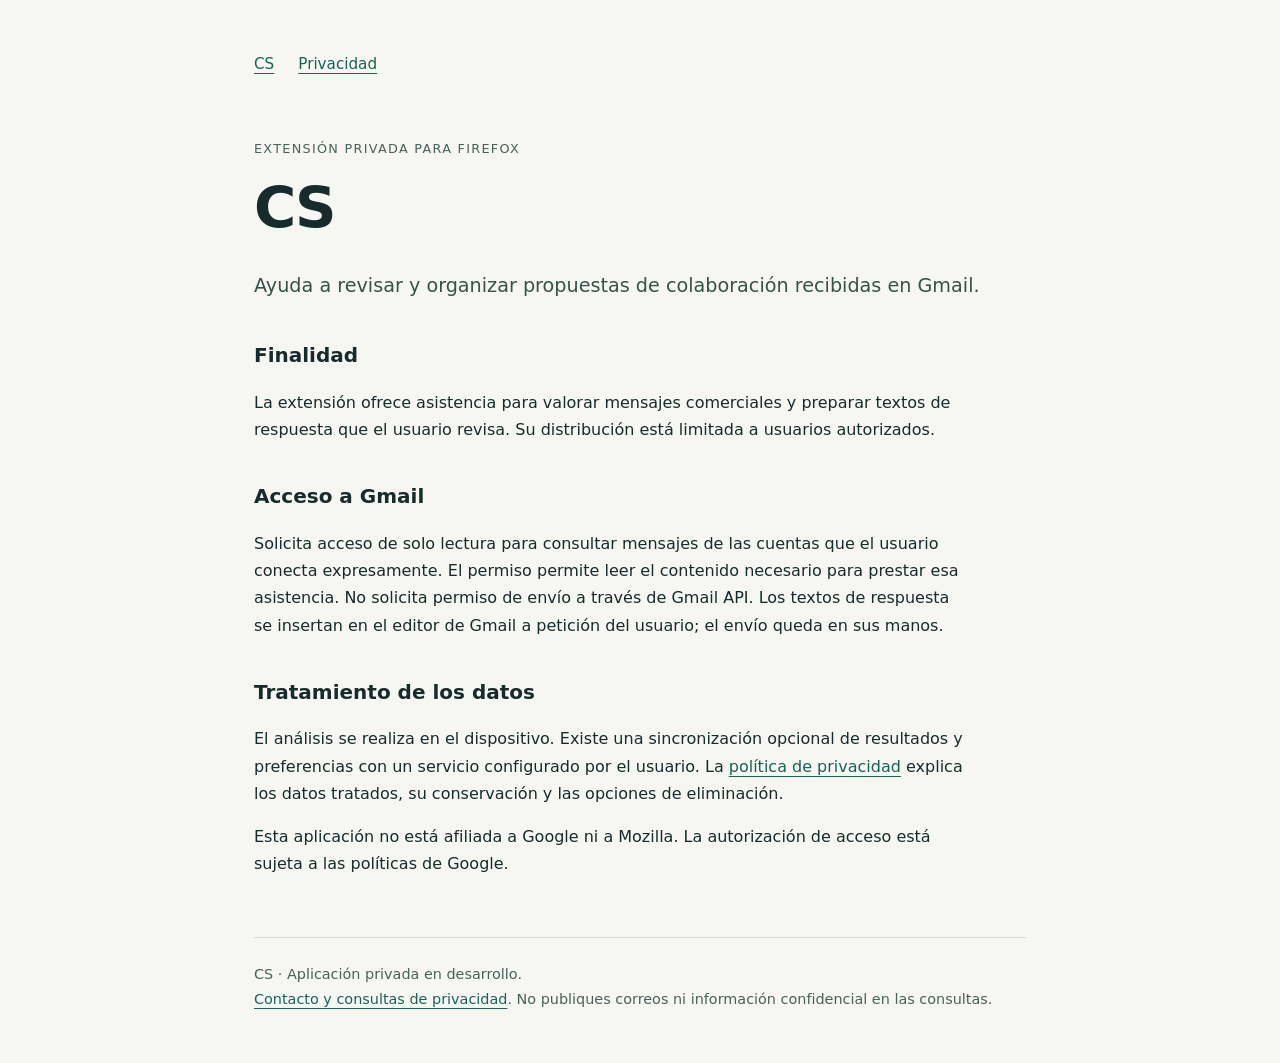
<file: index.html>
<!doctype html>
<html lang="es"><head><meta name="google-site-verification" content="QVOmocccMROE7HiH8r9-o6R7NYES396qgtKIWQzKcPI" /><meta charset="utf-8"><meta name="viewport" content="width=device-width,initial-scale=1"><title>CS</title><meta name="description" content="Herramienta privada para ayudar a revisar propuestas de colaboración en Gmail."><link rel="stylesheet" href="style.css"></head><body><main><nav aria-label="Principal"><a href="index.html">CS</a><a href="privacy.html">Privacidad</a></nav><p class="label">Extensión privada para Firefox</p><h1>CS</h1><p class="intro">Ayuda a revisar y organizar propuestas de colaboración recibidas en Gmail.</p><h2>Finalidad</h2><p>La extensión ofrece asistencia para valorar mensajes comerciales y preparar textos de respuesta que el usuario revisa. Su distribución está limitada a usuarios autorizados.</p><h2>Acceso a Gmail</h2><p>Solicita acceso de solo lectura para consultar mensajes de las cuentas que el usuario conecta expresamente. El permiso permite leer el contenido necesario para prestar esa asistencia. No solicita permiso de envío a través de Gmail API. Los textos de respuesta se insertan en el editor de Gmail a petición del usuario; el envío queda en sus manos.</p><h2>Tratamiento de los datos</h2><p>El análisis se realiza en el dispositivo. Existe una sincronización opcional de resultados y preferencias con un servicio configurado por el usuario. La <a href="privacy.html">política de privacidad</a> explica los datos tratados, su conservación y las opciones de eliminación.</p><p>Esta aplicación no está afiliada a Google ni a Mozilla. La autorización de acceso está sujeta a las políticas de Google.</p><footer>CS · Aplicación privada en desarrollo.<br><a href="https://github.com/alberto-am19/alberto-am19.github.io/issues">Contacto y consultas de privacidad</a>. No publiques correos ni información confidencial en las consultas.</footer></main></body></html>
</file>
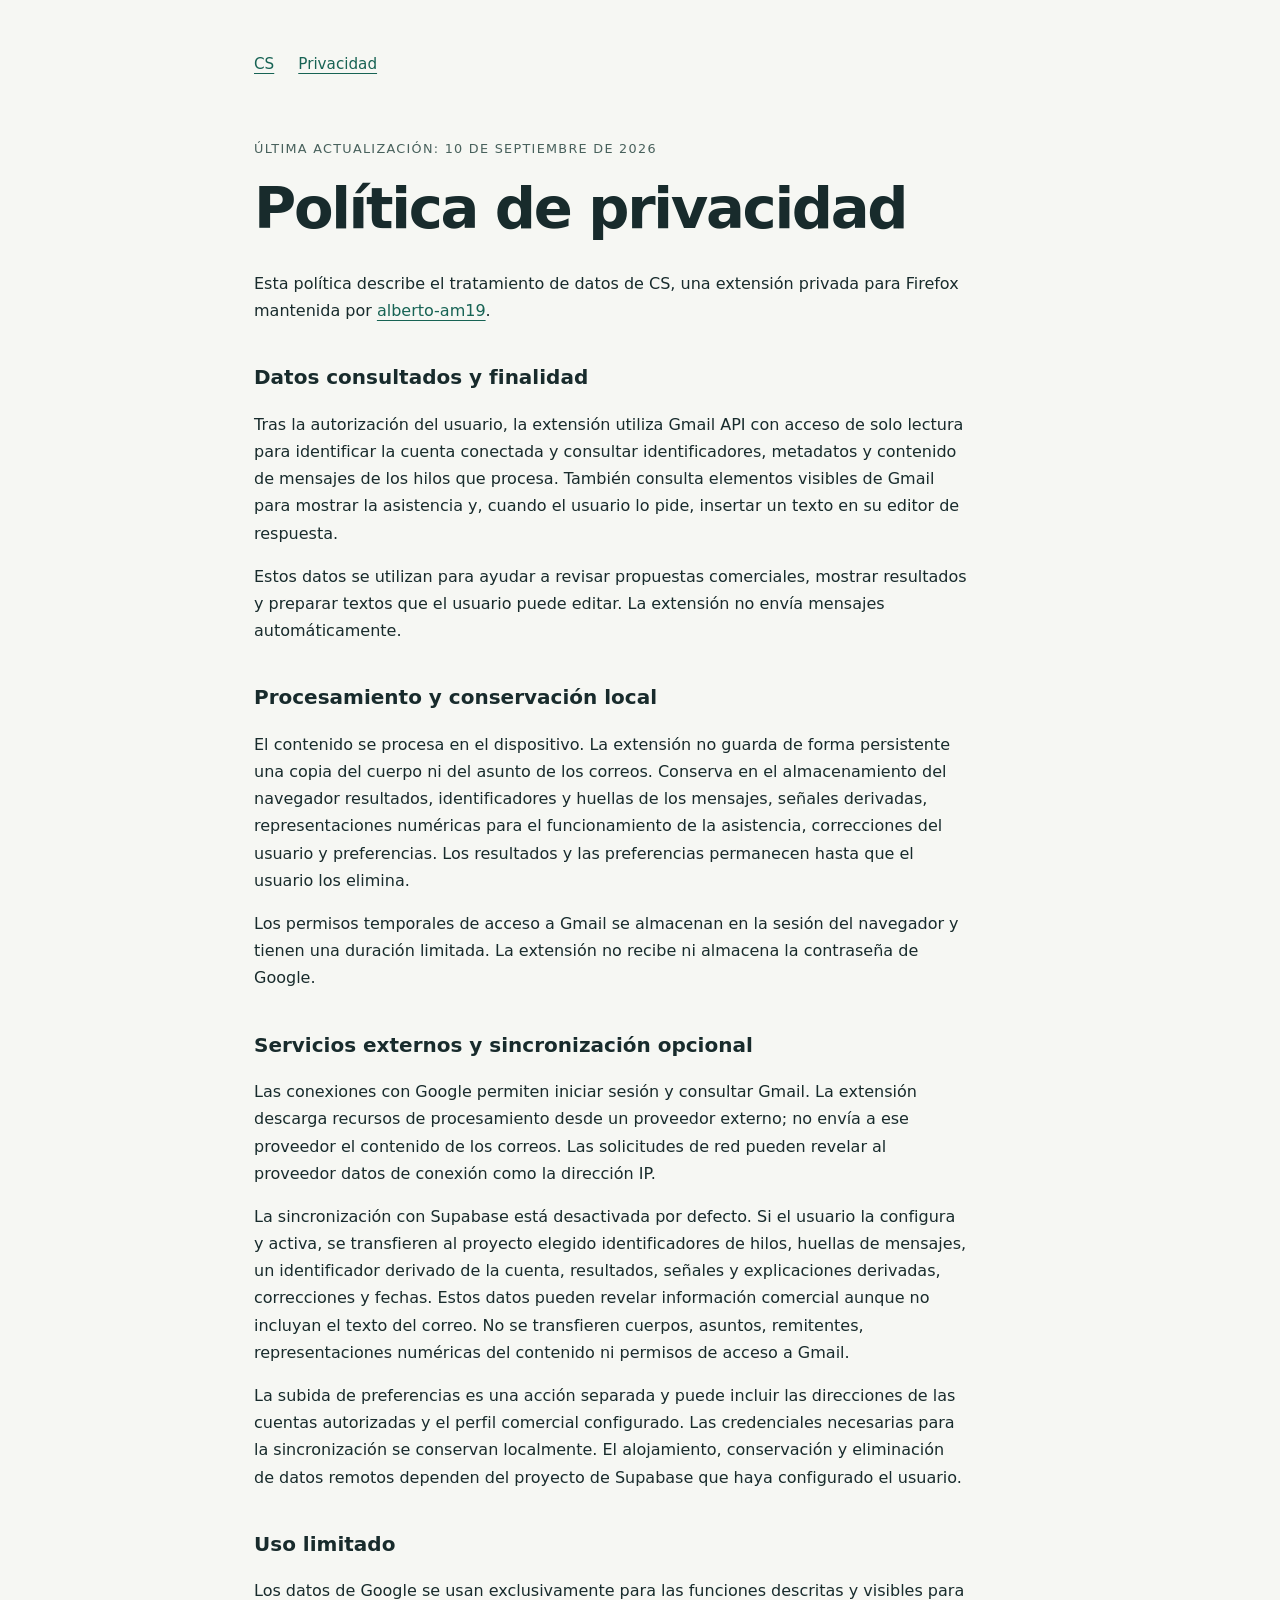
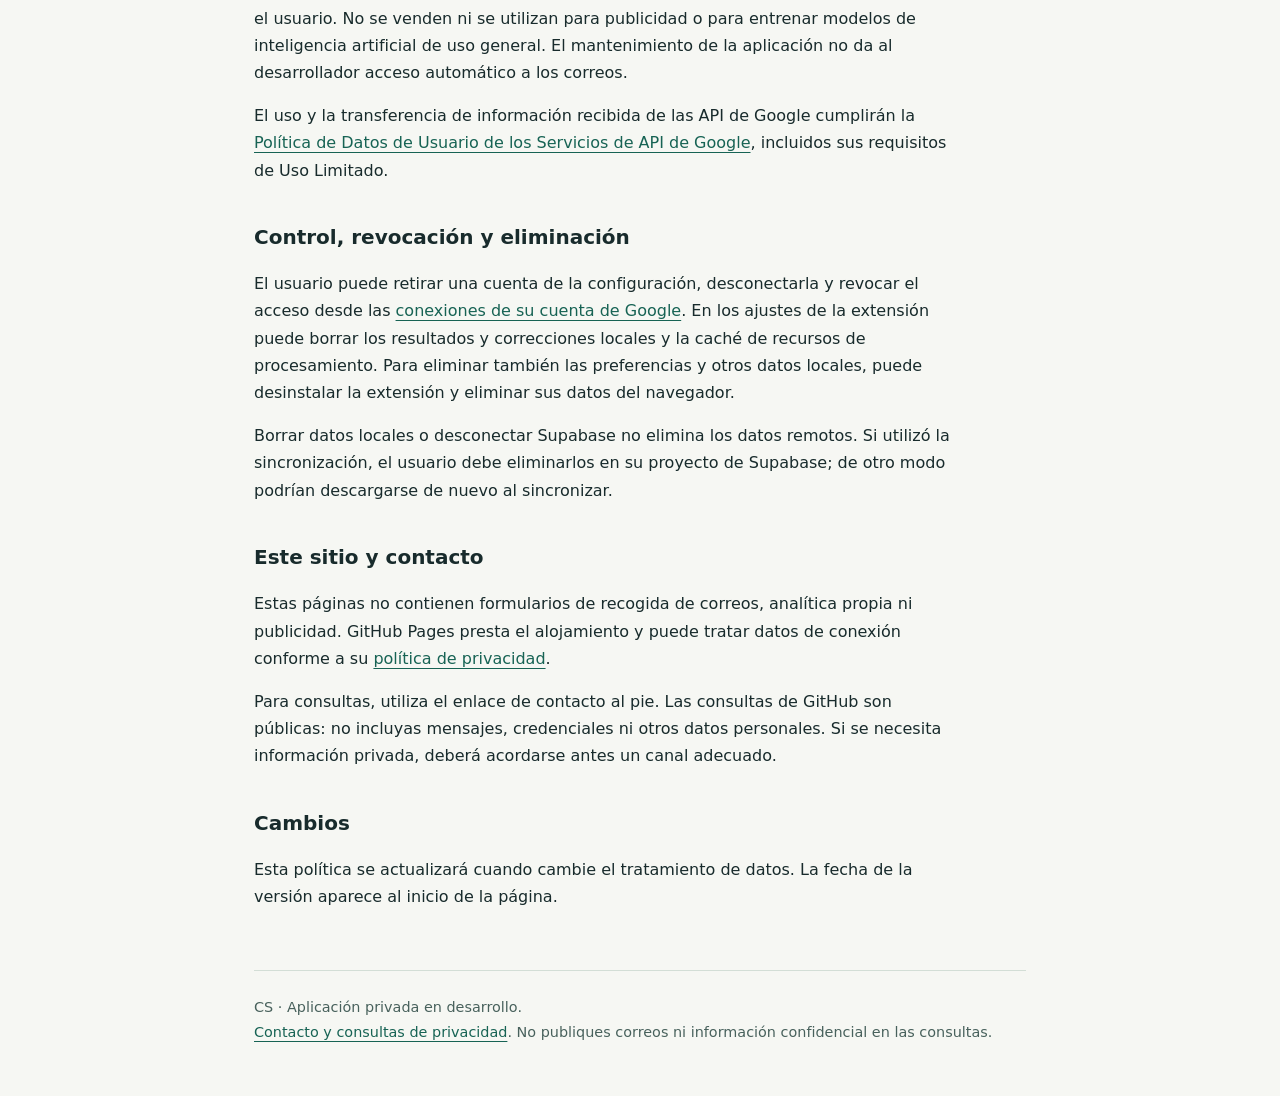
<file: privacy.html>
<!doctype html>
<html lang="es"><head><meta charset="utf-8"><meta name="viewport" content="width=device-width,initial-scale=1"><title>Privacidad · CS</title><meta name="description" content="Información sobre el acceso, uso, almacenamiento y eliminación de datos en CS."><link rel="stylesheet" href="style.css"></head><body><main><nav aria-label="Principal"><a href="index.html">CS</a><a href="privacy.html">Privacidad</a></nav><p class="label">Última actualización: 10 de septiembre de 2026</p><h1>Política de privacidad</h1><p>Esta política describe el tratamiento de datos de CS, una extensión privada para Firefox mantenida por <a href="https://github.com/alberto-am19">alberto-am19</a>.</p><h2>Datos consultados y finalidad</h2><p>Tras la autorización del usuario, la extensión utiliza Gmail API con acceso de solo lectura para identificar la cuenta conectada y consultar identificadores, metadatos y contenido de mensajes de los hilos que procesa. También consulta elementos visibles de Gmail para mostrar la asistencia y, cuando el usuario lo pide, insertar un texto en su editor de respuesta.</p><p>Estos datos se utilizan para ayudar a revisar propuestas comerciales, mostrar resultados y preparar textos que el usuario puede editar. La extensión no envía mensajes automáticamente.</p><h2>Procesamiento y conservación local</h2><p>El contenido se procesa en el dispositivo. La extensión no guarda de forma persistente una copia del cuerpo ni del asunto de los correos. Conserva en el almacenamiento del navegador resultados, identificadores y huellas de los mensajes, señales derivadas, representaciones numéricas para el funcionamiento de la asistencia, correcciones del usuario y preferencias. Los resultados y las preferencias permanecen hasta que el usuario los elimina.</p><p>Los permisos temporales de acceso a Gmail se almacenan en la sesión del navegador y tienen una duración limitada. La extensión no recibe ni almacena la contraseña de Google.</p><h2>Servicios externos y sincronización opcional</h2><p>Las conexiones con Google permiten iniciar sesión y consultar Gmail. La extensión descarga recursos de procesamiento desde un proveedor externo; no envía a ese proveedor el contenido de los correos. Las solicitudes de red pueden revelar al proveedor datos de conexión como la dirección IP.</p><p>La sincronización con Supabase está desactivada por defecto. Si el usuario la configura y activa, se transfieren al proyecto elegido identificadores de hilos, huellas de mensajes, un identificador derivado de la cuenta, resultados, señales y explicaciones derivadas, correcciones y fechas. Estos datos pueden revelar información comercial aunque no incluyan el texto del correo. No se transfieren cuerpos, asuntos, remitentes, representaciones numéricas del contenido ni permisos de acceso a Gmail.</p><p>La subida de preferencias es una acción separada y puede incluir las direcciones de las cuentas autorizadas y el perfil comercial configurado. Las credenciales necesarias para la sincronización se conservan localmente. El alojamiento, conservación y eliminación de datos remotos dependen del proyecto de Supabase que haya configurado el usuario.</p><h2>Uso limitado</h2><p>Los datos de Google se usan exclusivamente para las funciones descritas y visibles para el usuario. No se venden ni se utilizan para publicidad o para entrenar modelos de inteligencia artificial de uso general. El mantenimiento de la aplicación no da al desarrollador acceso automático a los correos.</p><p>El uso y la transferencia de información recibida de las API de Google cumplirán la <a href="https://developers.google.com/terms/api-services-user-data-policy">Política de Datos de Usuario de los Servicios de API de Google</a>, incluidos sus requisitos de Uso Limitado.</p><h2>Control, revocación y eliminación</h2><p>El usuario puede retirar una cuenta de la configuración, desconectarla y revocar el acceso desde las <a href="https://myaccount.google.com/connections">conexiones de su cuenta de Google</a>. En los ajustes de la extensión puede borrar los resultados y correcciones locales y la caché de recursos de procesamiento. Para eliminar también las preferencias y otros datos locales, puede desinstalar la extensión y eliminar sus datos del navegador.</p><p>Borrar datos locales o desconectar Supabase no elimina los datos remotos. Si utilizó la sincronización, el usuario debe eliminarlos en su proyecto de Supabase; de otro modo podrían descargarse de nuevo al sincronizar.</p><h2>Este sitio y contacto</h2><p>Estas páginas no contienen formularios de recogida de correos, analítica propia ni publicidad. GitHub Pages presta el alojamiento y puede tratar datos de conexión conforme a su <a href="https://docs.github.com/en/site-policy/privacy-policies/github-privacy-statement">política de privacidad</a>.</p><p>Para consultas, utiliza el enlace de contacto al pie. Las consultas de GitHub son públicas: no incluyas mensajes, credenciales ni otros datos personales. Si se necesita información privada, deberá acordarse antes un canal adecuado.</p><h2>Cambios</h2><p>Esta política se actualizará cuando cambie el tratamiento de datos. La fecha de la versión aparece al inicio de la página.</p><footer>CS · Aplicación privada en desarrollo.<br><a href="https://github.com/alberto-am19/alberto-am19.github.io/issues">Contacto y consultas de privacidad</a>. No publiques correos ni información confidencial en las consultas.</footer></main></body></html>
</file>
<file: style.css>
:root{font-family:system-ui,-apple-system,Segoe UI,sans-serif;color:#182b2c;background:#f6f7f3;line-height:1.7}*{box-sizing:border-box}body{margin:0}main{max-width:820px;margin:auto;padding:52px 24px}nav{display:flex;gap:24px;flex-wrap:wrap;margin-bottom:60px;font-size:.95rem}a{color:#176354;text-underline-offset:4px}a:focus-visible{outline:3px solid #a25610;outline-offset:4px}.label{font-size:.8rem;letter-spacing:.1em;text-transform:uppercase;color:#48615c}h1{font-size:clamp(2.2rem,7vw,3.6rem);line-height:1.15;letter-spacing:-.04em;margin:16px 0 28px}h2{font-size:1.25rem;margin-top:36px}p,li{max-width:70ch}.intro{font-size:1.2rem;color:#38514b}footer{margin-top:60px;padding-top:24px;border-top:1px solid #d3ded6;font-size:.9rem;color:#48615c}code{overflow-wrap:anywhere}li{margin:8px 0}
</file>
